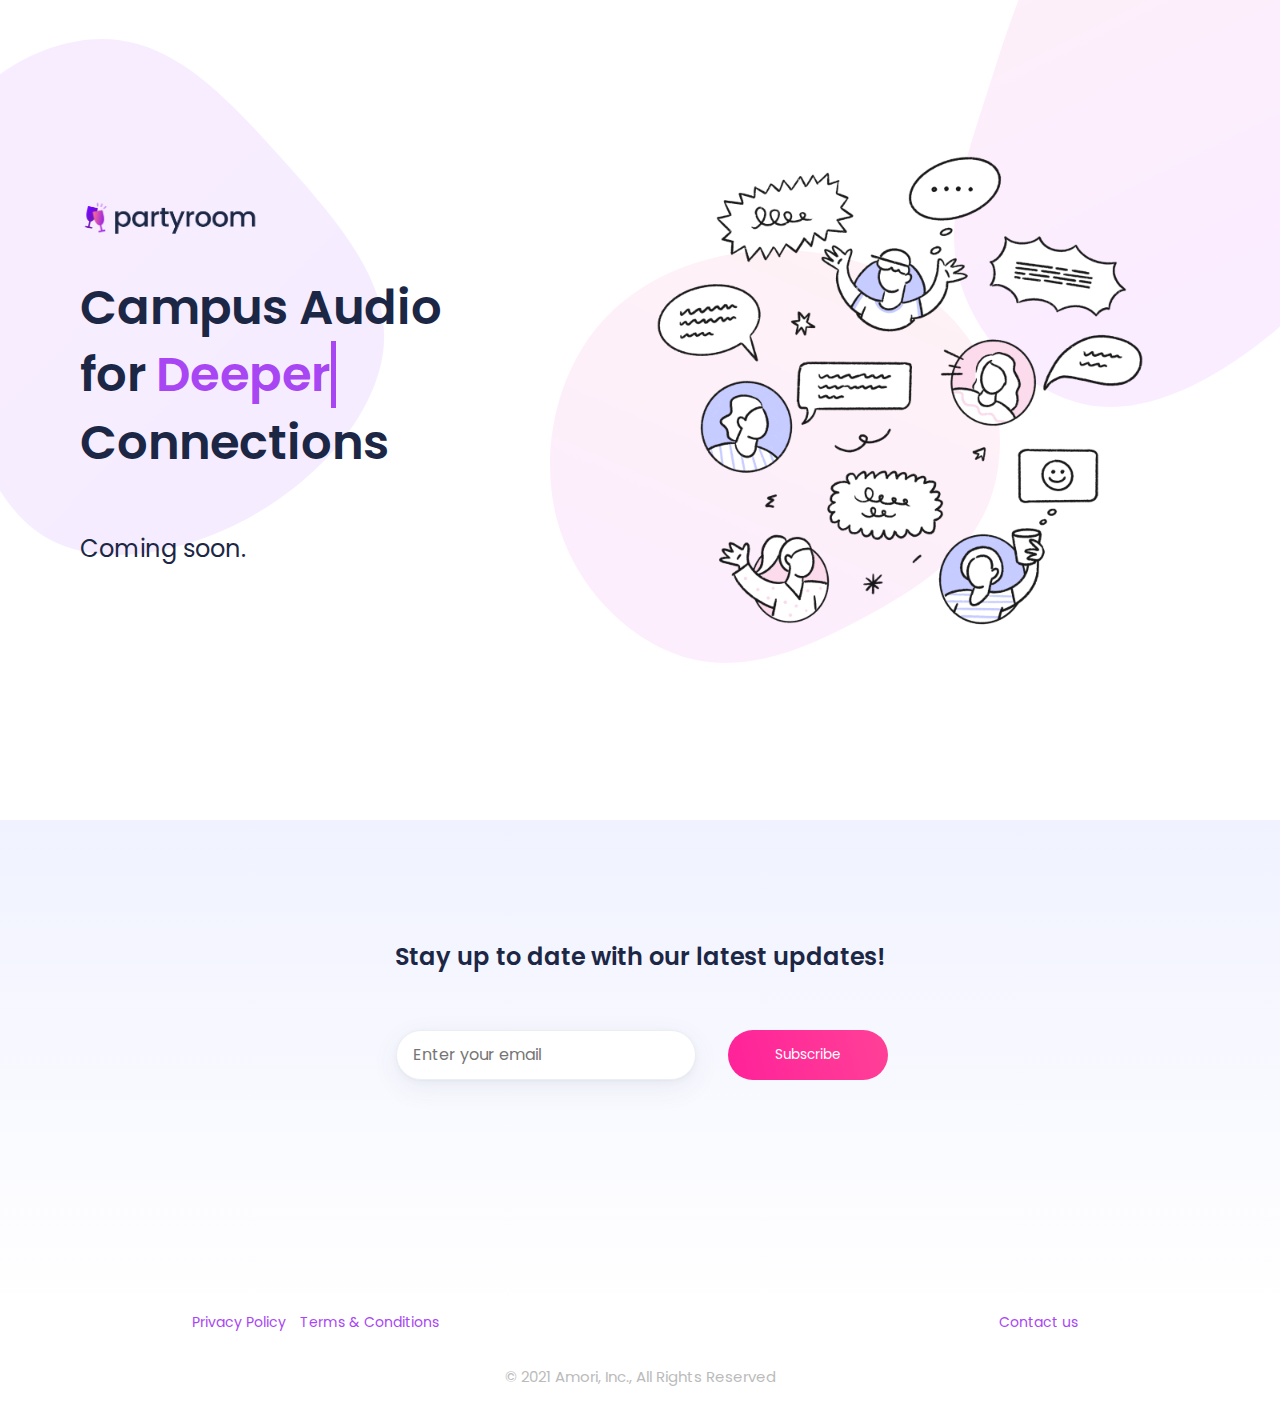
<file: index.html>
<!DOCTYPE html>
<html lang="en">

<head>
    <meta charset="UTF-8">
    <meta name="viewport" content="width=device-width, minimum-scale=1.0">

    <title>Partyroom &#124; Campus Audio Chat</title>
    <meta name="keywords" content="Dating, app, clubhouse, audio, relationships, college, campus, blind date, date">
    <meta name="description"
        content="The first hyperlocal audio platform for your college campus." />

    <meta name="image" property="og:image" content="img/opengraph.png">

    <meta name="viewport" content="width=device-width, initial-scale=1, shrink-to-fit=no">

    <!-- favicon -->
    <link rel="apple-touch-icon" sizes="180x180" href="/apple-touch-icon.png">
    <link rel="icon" type="image/png" sizes="32x32" href="/favicon-32x32.png">
    <link rel="icon" type="image/png" sizes="16x16" href="/favicon-16x16.png">
    <link rel="manifest" href="/site.webmanifest">
    <link rel="mask-icon" href="/safari-pinned-tab.svg" color="#5bbad5">
    <meta name="msapplication-TileColor" content="#9f00a7">
    <meta name="theme-color" content="#ffffff">

    <!-- font -->
    <link rel="preconnect" href="https://fonts.gstatic.com">
    <link href="https://fonts.googleapis.com/css2?family=Poppins:wght@400;500;600&display=swap" rel="stylesheet">
    <link rel="stylesheet" href="icofont/icofont.min.css">

    <!-- fa -->
    <link href="css/all.css" rel="stylesheet">
    <!--load all styles -->

    <!-- bootstrap -->

    <link rel="stylesheet" href="https://stackpath.bootstrapcdn.com/bootstrap/4.3.1/css/bootstrap.min.css"
        integrity="sha384-ggOyR0iXCbMQv3Xipma34MD+dH/1fQ784/j6cY/iJTQUOhcWr7x9JvoRxT2MZw1T" crossorigin="anonymous">

    <!-- css -->
    <link rel="stylesheet" type="text/css" href="css/style.css">
</head>

<body>

    <div class="main-container">

        <div class="blob-container">

            <div class="blobs">
                <img id="blob1" src="img/blob1.svg">
                <img id="blob2" src="img/blob2.svg">
                <img id="blob3" src="img/blob3.svg">
            </div>
        </div>

        
        <div class="main-content">

            <div id="header">

                <div id="header_text">
                    <img id="logo" src="img/logo2.png">
                    <h1>Campus Audio<br>for<span class="highlight"></span><br>Connections</h1>
                    <h3 id="coming_soon">Coming soon.</h3>
                </div>

                <div class="header-img-section">
                    <img class="header-img" src="img/mingle_transparent.png">
                </div>


            </div> <!-- end of header section-->


            <!-- testimonials section -->

            <!-- end of testimonial section-->
        </div> <!-- end of content wrap -->
        <!-- <div id="testimonials">
            <h2>Testimonials</h2>

            <div id="testimonial-grid">
                <div class="testimonial-cell">
                    <img src="img/jill.png">
                    <p class="testimonial-name">
                        Jill, 25
                    </p>
                    <p class="testimonial-desc">
                        Amori is perfect for when you're lonely and looking for a real friend. I was shocked by how connected I felt
                        to my matches and how quickly we were able to get to deeper conversations.
                    </p>

                </div>

                <div class="testimonial-cell">
                    <img src="img/paul.png">
                    <p class="testimonial-name">
                        Paul, 24
                    </p>
                    <p class="testimonial-desc">
                        I use Amori for dating. On other apps, you match and start chatting, but there’s
                        usually just no connection. Amori’s matchmaking is much more accurate and makes getting to know
                        each other really fun.
                    </p>

                </div>

                <div class="testimonial-cell">
                    <img src="img/marie.png">
                    <p class="testimonial-name">
                        Marie, 35
                    </p>
                    <p class="testimonial-desc">
                        I love the mystery of Amori - getting a match, knowing that I said I wanted to talk to them, but not knowing
                        who they are. It makes the experience exciting, like a game.
                    </p>
                </div>
            </div>
        </div> -->

        <!-- Begin Mailchimp Signup Form -->
        <div id="mail">
            <div id="mc_embed_signup">
                <form
                    action="https://github.us18.list-manage.com/subscribe/post?u=35dc4ba0af9916cdee4f993c3&amp;id=3b562cc4a3"
                    method="post" id="mc-embedded-subscribe-form" name="mc-embedded-subscribe-form" class="validate"
                    target="_blank" novalidate>
                    <div id="mc_embed_signup_scroll">

                        <h3>Stay up to date with our latest updates!</h3>

                        <div id='sub-grid'>
                            <div class="mc-field-group">

                                <label for="mce-EMAIL"></label>
                                <input type="email" value="" name="EMAIL" class="required email" id="mce-EMAIL"
                                    placeholder="Enter your email">

                                <div id="mce-responses">
                                    <div class="response" id="mce-error-response" style="display:none"></div>
                                    <div class="response" id="mce-success-response" style="display:none"></div>
                                </div>

                                <div style="position: absolute; left: -5000px;" aria-hidden="true">
                                    <input type="text" name="b_35dc4ba0af9916cdee4f993c3_3b562cc4a3" tabindex="-1"
                                        value="">
                                </div>


                            </div>
                            <input type="submit" value="Subscribe" name="subscribe" id="mc-embedded-subscribe"
                                class="button">
                        </div>

                    </div>
                </form>
            </div>
        </div> <!-- end of mail -->




        <!-- footer-->
        <footer id="footer-links">

            <div class="footer-left">
                <a href="privacy.html" id="privacy">Privacy Policy</a>
                <a href="terms.html" id="terms">Terms &amp; Conditions</a>
            </div>

            <div class="footer-right">

                <a href="contact.html" id="contact">Contact us</a>
            </div>

        </footer>


        <footer id="copyright">
            <p>&copy; 2021 Amori, Inc., All Rights Reserved</p>

        </footer> <!-- end of footer-->


    </div> <!-- end of main container -->

    <!-- bootstrap -->
    <script src="https://code.jquery.com/jquery-3.3.1.slim.min.js"
        integrity="sha384-q8i/X+965DzO0rT7abK41JStQIAqVgRVzpbzo5smXKp4YfRvH+8abtTE1Pi6jizo"
        crossorigin="anonymous"></script>
    <script src="https://cdnjs.cloudflare.com/ajax/libs/popper.js/1.14.7/umd/popper.min.js"
        integrity="sha384-UO2eT0CpHqdSJQ6hJty5KVphtPhzWj9WO1clHTMGa3JDZwrnQq4sF86dIHNDz0W1"
        crossorigin="anonymous"></script>
    <script src="https://stackpath.bootstrapcdn.com/bootstrap/4.3.1/js/bootstrap.min.js"
        integrity="sha384-JjSmVgyd0p3pXB1rRibZUAYoIIy6OrQ6VrjIEaFf/nJGzIxFDsf4x0xIM+B07jRM"
        crossorigin="anonymous"></script>
</body>

</html>
</file>
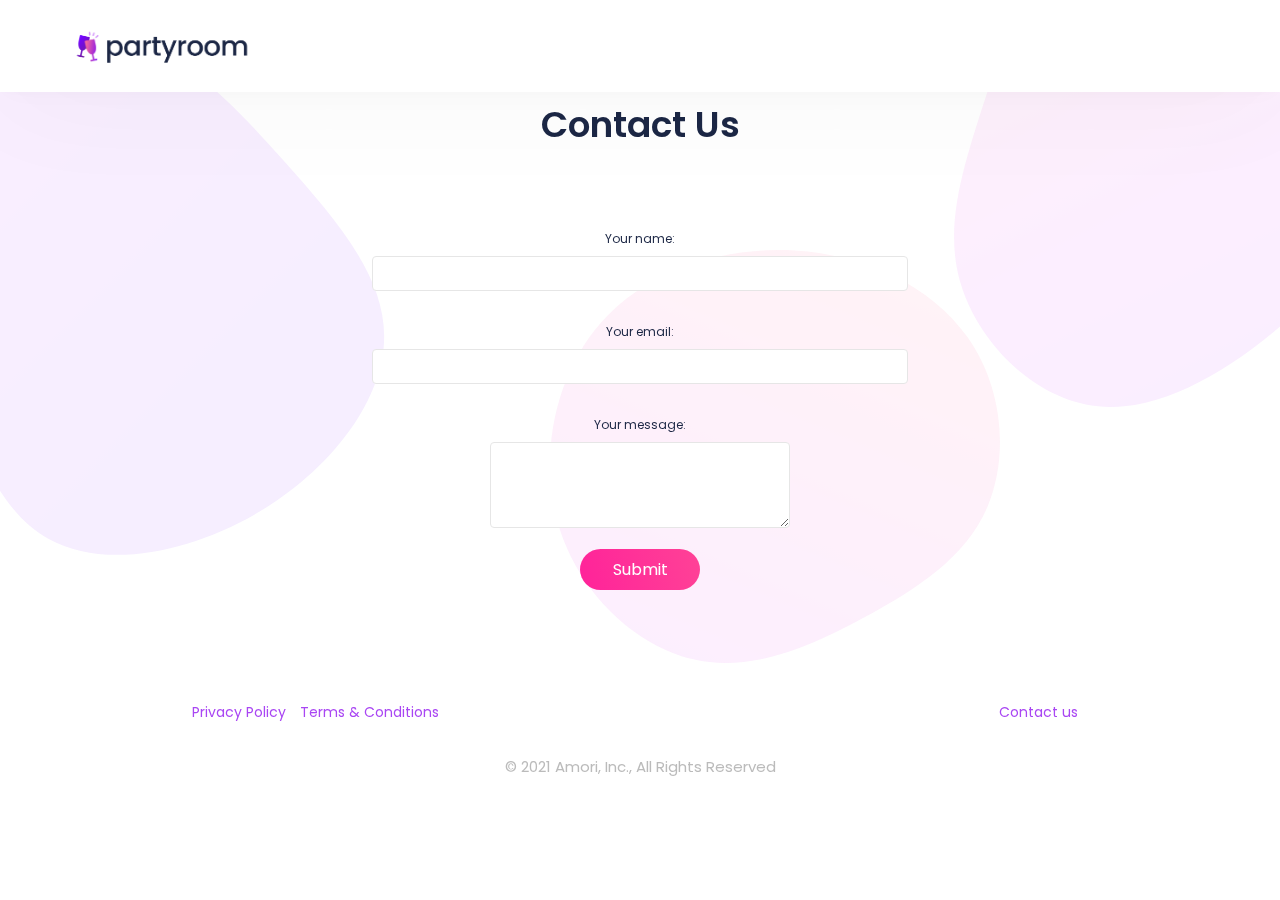
<file: contact.html>
<!DOCTYPE html>
<html lang="en">

<head>
    <meta charset="UTF-8">
    <meta name="viewport" content="width=device-width, minimum-scale=1.0">

    <title>Partyroom &#124; Campus Audio Chat</title>
    <meta name="keywords" content="Dating, app, clubhouse, audio, relationships, college, campus, blind date, date">
    <meta name="description"
        content="The first hyperlocal audio platform for your college campus." />

    <meta name="image" property="og:image" content="img/opengraph.png">

    <meta name="viewport" content="width=device-width, initial-scale=1, shrink-to-fit=no">

    <!-- favicon -->
    <link rel="apple-touch-icon" sizes="180x180" href="/apple-touch-icon.png">
    <link rel="icon" type="image/png" sizes="32x32" href="/favicon-32x32.png">
    <link rel="icon" type="image/png" sizes="16x16" href="/favicon-16x16.png">
    <link rel="manifest" href="/site.webmanifest">
    <link rel="mask-icon" href="/safari-pinned-tab.svg" color="#5bbad5">
    <meta name="msapplication-TileColor" content="#9f00a7">
    <meta name="theme-color" content="#ffffff">

    <!-- font -->
    <link rel="preconnect" href="https://fonts.gstatic.com">
    <link href="https://fonts.googleapis.com/css2?family=Poppins:wght@400;500;600&display=swap" rel="stylesheet">
    <link rel="stylesheet" href="icofont/icofont.min.css">

    <!-- fa -->
    <link href="css/all.css" rel="stylesheet">
    <!--load all styles -->

    <!-- bootstrap -->

    <link rel="stylesheet" href="https://stackpath.bootstrapcdn.com/bootstrap/4.3.1/css/bootstrap.min.css"
        integrity="sha384-ggOyR0iXCbMQv3Xipma34MD+dH/1fQ784/j6cY/iJTQUOhcWr7x9JvoRxT2MZw1T" crossorigin="anonymous">

    <!-- css -->
    <link rel="stylesheet" type="text/css" href="css/style.css">
</head>

<body>

    <div class="main-container">

        <div class="blob-container">

            <div class="blobs">
                <img id="blob1" src="img/blob1.svg">
                <img id="blob2" src="img/blob2.svg">
                <img id="blob3" src="img/blob3.svg">
            </div>
        </div>

        <div class="main-content">

            <!-- nav bar -->
            <nav id="menu" class="navbar fixed-top navbar-expand-lg navbar-light">
                <a class="navbar-brand" href="index.html">
                    <img src="img/logo2.png" width="180" class="d-inline-block align-top" alt="">
                </a>
            </nav>
            <!-- end of nav bar -->


            <form action="https://formspree.io/xyynzwwd" method="POST">
                <h2>Contact Us</h2>
                <input type="hidden" name="action" value="submit"> Your name:
                <br>
                <input name="name" type="text" value="" size="35" />
                <br> Your email:
                <br>
                <input name="email" type="text" value="" size="35" />
                <br> Your message:
                <br>
                <textarea name="message" rows="4" cols="30"></textarea>
                <br>

                <input class="submit-button" type="submit" />

            </form>




        </div> <!-- end of content wrap -->




        <!-- footer-->
        <footer id="footer-links">

            <div class="footer-left"><a href="privacy.html" id="privacy">Privacy Policy</a>
                <a href="terms.html" id="terms">Terms &amp; Conditions</a>
            </div>
            <div class="footer-right">
                <a href="contact.html" id="contact">Contact us</a>
            </div>
        </footer>
        <footer id="copyright">
            <p>&copy; 2021 Amori, Inc., All Rights Reserved</p>

        </footer> <!-- end of footer-->


    </div> <!-- end of main container -->


    <!-- bootstrap -->
    <script src="https://code.jquery.com/jquery-3.3.1.slim.min.js"
        integrity="sha384-q8i/X+965DzO0rT7abK41JStQIAqVgRVzpbzo5smXKp4YfRvH+8abtTE1Pi6jizo"
        crossorigin="anonymous"></script>
    <script src="https://cdnjs.cloudflare.com/ajax/libs/popper.js/1.14.7/umd/popper.min.js"
        integrity="sha384-UO2eT0CpHqdSJQ6hJty5KVphtPhzWj9WO1clHTMGa3JDZwrnQq4sF86dIHNDz0W1"
        crossorigin="anonymous"></script>
    <script src="https://stackpath.bootstrapcdn.com/bootstrap/4.3.1/js/bootstrap.min.js"
        integrity="sha384-JjSmVgyd0p3pXB1rRibZUAYoIIy6OrQ6VrjIEaFf/nJGzIxFDsf4x0xIM+B07jRM"
        crossorigin="anonymous"></script>
</body>

</html>
</file>
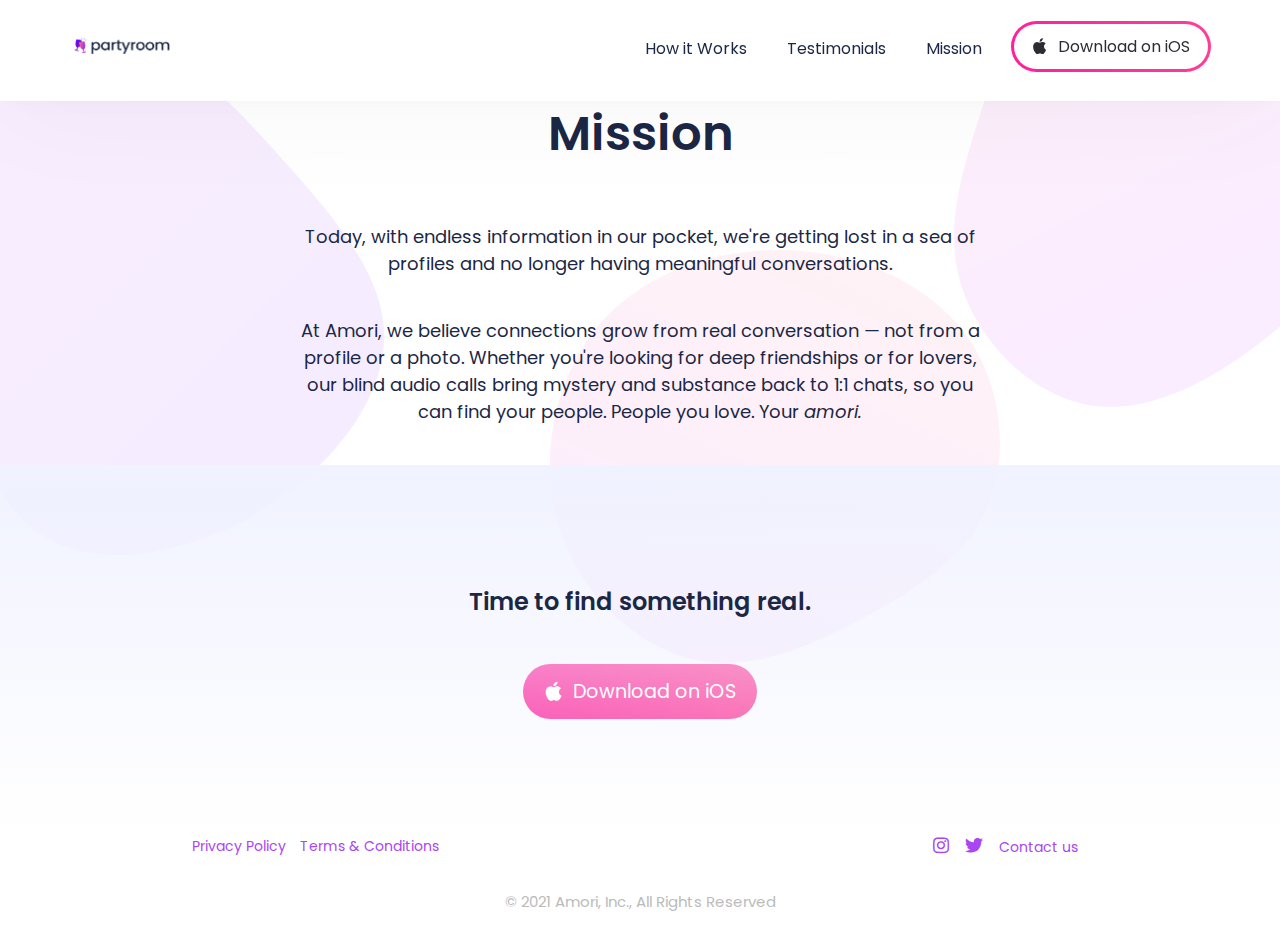
<file: mission.html>
<!DOCTYPE html>
<html lang="en">

<head>
    <meta charset="UTF-8">
    <meta name="viewport" content="width=device-width, minimum-scale=1.0">

    <title>Amori &#124; 1:1 Audio Chat for Friends &amp; Dating</title>
    <meta name="keywords" content="Dating, app, relationships, chat, 1:1, friends, calls, blind date, love, date">
    <meta name="description"
        content="Amori is a blind dating experiment to help you form genuine romantic connections." />

    <meta name="image" property="og:image" content="img/opengraph.png">

    <meta name="viewport" content="width=device-width, initial-scale=1, shrink-to-fit=no">

    <!-- favicon -->
    <link rel="apple-touch-icon" sizes="180x180" href="/apple-touch-icon.png">
    <link rel="icon" type="image/png" sizes="32x32" href="/favicon-32x32.png">
    <link rel="icon" type="image/png" sizes="16x16" href="/favicon-16x16.png">
    <link rel="manifest" href="/site.webmanifest">
    <link rel="mask-icon" href="/safari-pinned-tab.svg" color="#5bbad5">
    <meta name="msapplication-TileColor" content="#9f00a7">
    <meta name="theme-color" content="#ffffff">

    <!-- font -->
    <link rel="preconnect" href="https://fonts.gstatic.com">
    <link href="https://fonts.googleapis.com/css2?family=Poppins:wght@400;500;600&display=swap" rel="stylesheet">
    <link rel="stylesheet" href="icofont/icofont.min.css">

    <!-- fa -->
    <link href="css/all.css" rel="stylesheet">
    <!--load all styles -->

    <!-- bootstrap -->

    <link rel="stylesheet" href="https://stackpath.bootstrapcdn.com/bootstrap/4.3.1/css/bootstrap.min.css"
        integrity="sha384-ggOyR0iXCbMQv3Xipma34MD+dH/1fQ784/j6cY/iJTQUOhcWr7x9JvoRxT2MZw1T" crossorigin="anonymous">

    <!-- css -->
    <link rel="stylesheet" type="text/css" href="css/style.css">
</head>

<body>

    <div class="main-container">

        <div class="blob-container">

            <div class="blobs">
                <img id="blob1" src="img/blob1.svg">
                <img id="blob2" src="img/blob2.svg">
                <img id="blob3" src="img/blob3.svg">
            </div>
        </div>

        <div class="main-content">

            <!-- nav bar -->
            <nav id="menu" class="navbar fixed-top navbar-expand-md navbar-light">
                <a class="navbar-brand" href="../index.html">
                    <img src="img/logo2.png" width="100" class="d-inline-block align-top" alt="">
                </a>
                <button id="nav-hamburger" class="navbar-toggler" type="button" data-toggle="collapse"
                    data-target="#navbarNav" aria-controls="navbarNav" aria-expanded="false"
                    aria-label="Toggle navigation">
                    <span class="navbar-toggler-icon"></span>
                </button>
                <div class="collapse navbar-collapse " id="navbarNav">
                    <ul class="navbar-nav ml-auto">
                        <li class="nav-item">
                            <a class="nav-link" href="../#how">How it Works</a>
                        </li>

                        <li class="nav-item">
                            <a class="nav-link" href="../#testimonials">Testimonials</a>
                        </li>

                        <li class="nav-item">
                            <a class="nav-link" href="mission.html">Mission</a>
                        </li>


                        <li class="download">
                            <a href="https://apps.apple.com/us/app/amori-blind-audio-calls/id1552334356" class="app-link">
                                <div class="app-store">
                                    <p class="app-store-content">Download&nbsp;on&nbsp;iOS
                                    </p>

                                </div>
                            </a>
                        </li>

                    </ul>
                </div>
            </nav>
            <!-- end of nav bar -->

            <div id="mission-header">
                <h1>Mission</h1>
                <p>
                    Today, with endless information in our pocket, we're getting lost in a sea of profiles and no longer
                    having meaningful conversations.
                </p>
                <p>
                    At Amori, we believe connections grow from real conversation &mdash; not from a profile or a photo. Whether you're looking for deep friendships or for lovers, our
                    blind
                    audio calls bring mystery and substance back to 1:1 chats, so you can find your people. People you love. Your <span class="italic">amori.</span>
                </p>


            </div> <!-- end of header section-->

        </div> <!-- end of content wrap -->

        <!-- Begin Mailchimp Signup Form -->
        <div id="mission">


            <h3>Time to find something real.</h3>

            <div class="mission-download">
                <a href="https://apps.apple.com/us/app/amori-blind-audio-calls/id1552334356" class="app-link1">
                    <div class="app-store1">
                        <p class="app-store-content1">Download on iOS
                        </p>

                    </div>
                </a>
            </div>



        </div> <!-- end of mail -->




        <!-- footer-->
        <footer id="footer-links">

            <div class="footer-left"><a href="privacy.html" id="privacy">Privacy Policy</a>
                <a href="terms.html" id="terms">Terms &amp; Conditions</a>
            </div>
            <div class="footer-right">
                <a href="https://www.instagram.com/amoridating/" target="_blank">
                    <i class="fab fa-instagram"></i>
                </a>
                <a href="https://twitter.com/amoridating" target="_blank">
                    <i class="fab fa-twitter"></i>
                </a>
                <a href="contact.html" id="contact">Contact us</a>
            </div>
        </footer>
        <footer id="copyright">
            <p>&copy; 2021 Amori, Inc., All Rights Reserved</p>

        </footer> <!-- end of footer-->


    </div> <!-- end of main container -->






    <!-- bootstrap -->
    <script src="https://code.jquery.com/jquery-3.3.1.slim.min.js"
        integrity="sha384-q8i/X+965DzO0rT7abK41JStQIAqVgRVzpbzo5smXKp4YfRvH+8abtTE1Pi6jizo"
        crossorigin="anonymous"></script>
    <script src="https://cdnjs.cloudflare.com/ajax/libs/popper.js/1.14.7/umd/popper.min.js"
        integrity="sha384-UO2eT0CpHqdSJQ6hJty5KVphtPhzWj9WO1clHTMGa3JDZwrnQq4sF86dIHNDz0W1"
        crossorigin="anonymous"></script>
    <script src="https://stackpath.bootstrapcdn.com/bootstrap/4.3.1/js/bootstrap.min.js"
        integrity="sha384-JjSmVgyd0p3pXB1rRibZUAYoIIy6OrQ6VrjIEaFf/nJGzIxFDsf4x0xIM+B07jRM"
        crossorigin="anonymous"></script>
</body>

</html>
</file>
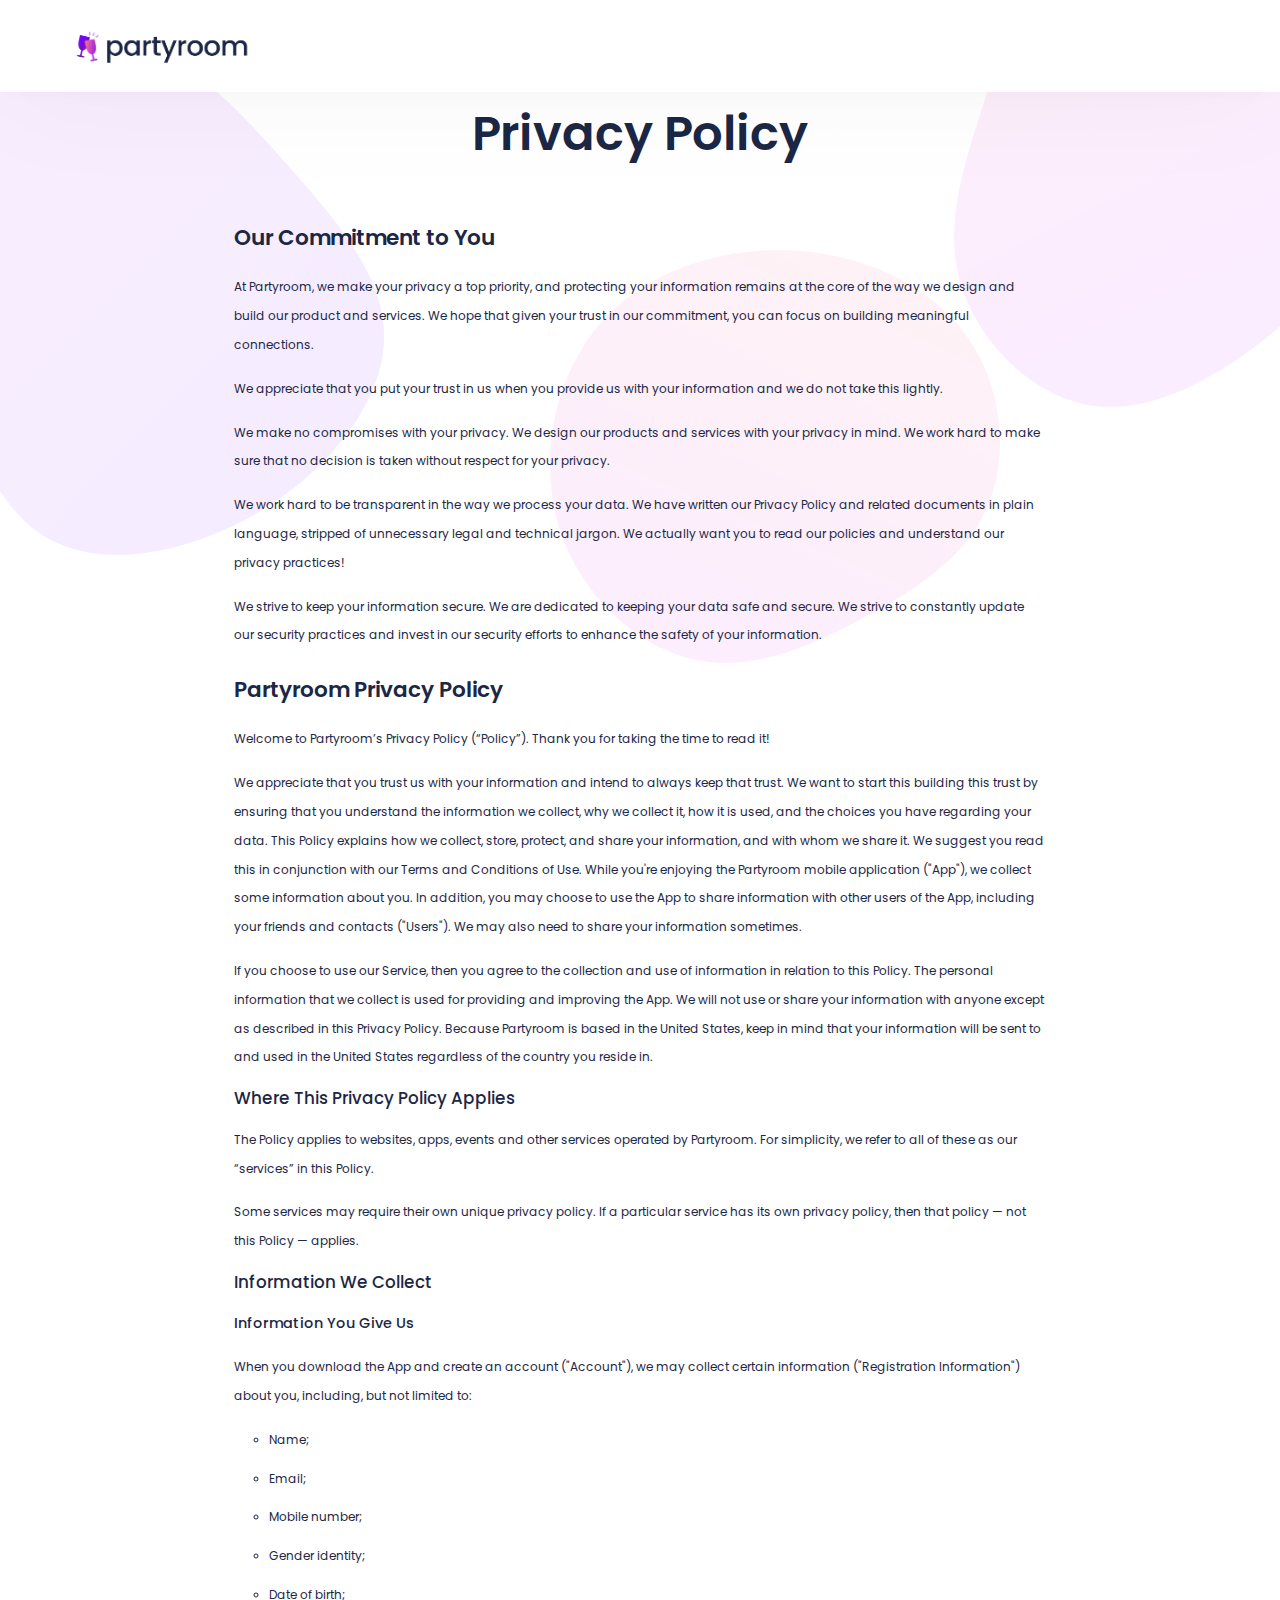
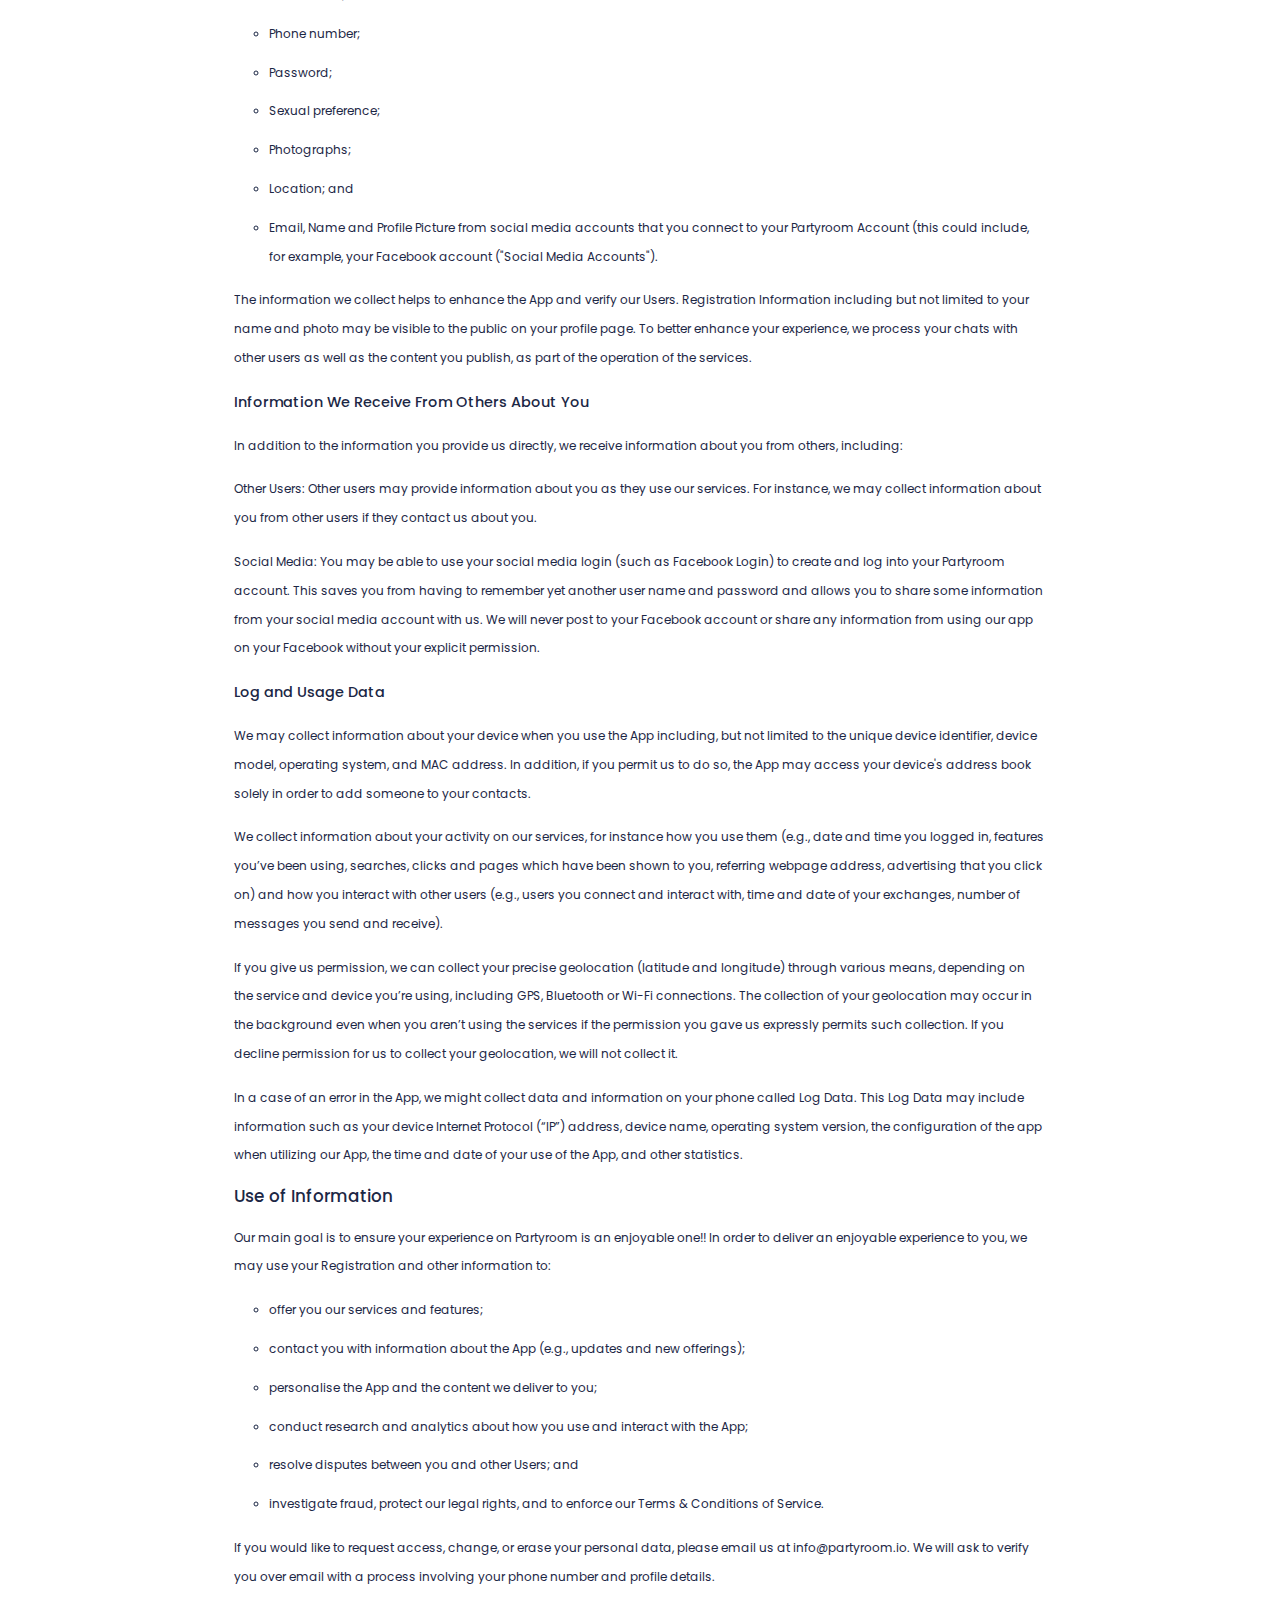
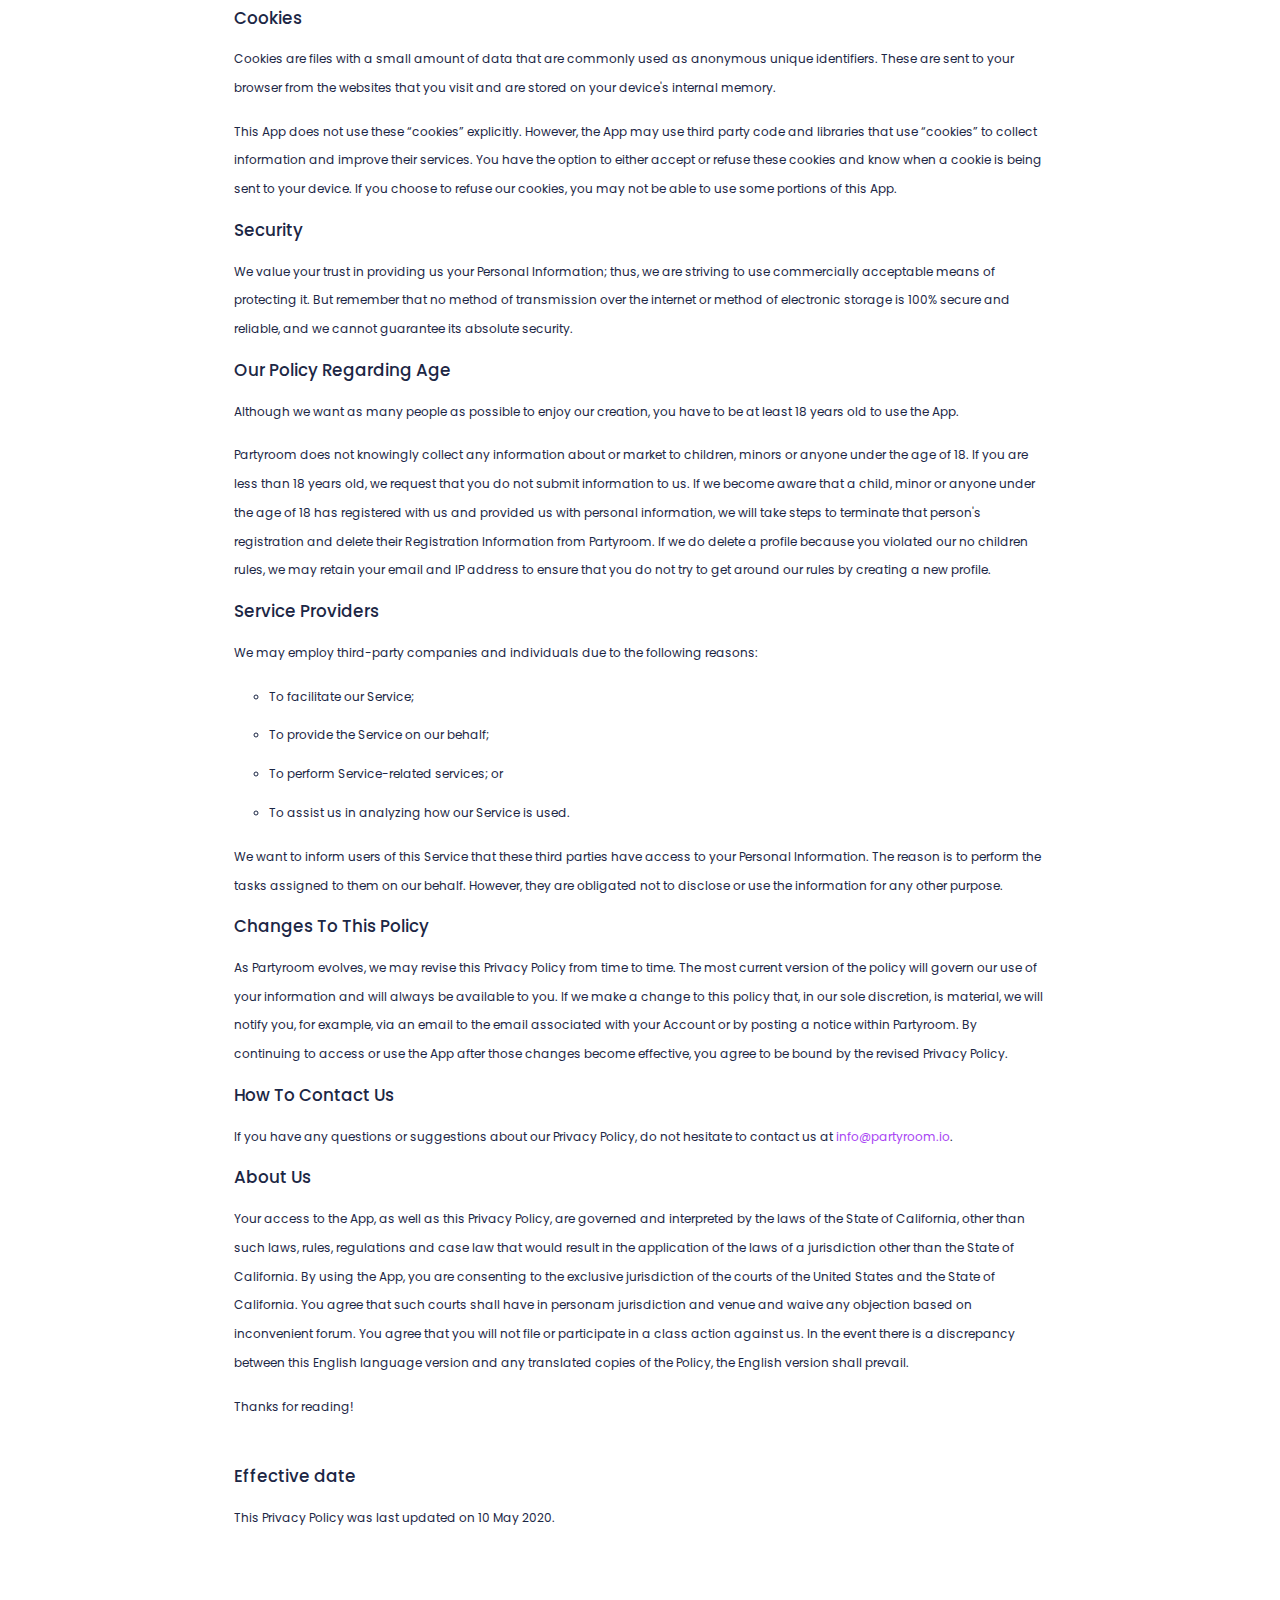
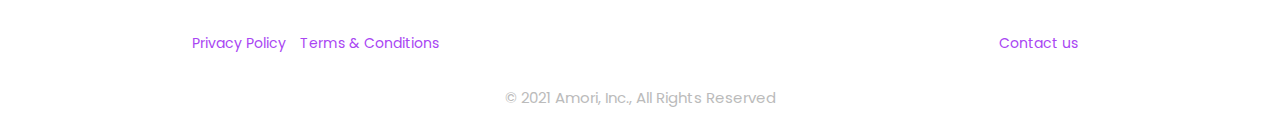
<file: privacy.html>
<!DOCTYPE html>
<html lang="en">

<head>
    <meta charset="UTF-8">
    <meta name="viewport" content="width=device-width, minimum-scale=1.0">

    <title>Partyroom &#124; Campus Audio Chat</title>
    <meta name="keywords" content="Dating, app, clubhouse, audio, relationships, college, campus, blind date, date">
    <meta name="description"
        content="The first hyperlocal audio platform for your college campus." />

    <meta name="image" property="og:image" content="img/opengraph.png">

    <meta name="viewport" content="width=device-width, initial-scale=1, shrink-to-fit=no">

    <!-- favicon -->
    <link rel="apple-touch-icon" sizes="180x180" href="/apple-touch-icon.png">
    <link rel="icon" type="image/png" sizes="32x32" href="/favicon-32x32.png">
    <link rel="icon" type="image/png" sizes="16x16" href="/favicon-16x16.png">
    <link rel="manifest" href="/site.webmanifest">
    <link rel="mask-icon" href="/safari-pinned-tab.svg" color="#5bbad5">
    <meta name="msapplication-TileColor" content="#9f00a7">
    <meta name="theme-color" content="#ffffff">

    <!-- font -->
    <link rel="preconnect" href="https://fonts.gstatic.com">
    <link href="https://fonts.googleapis.com/css2?family=Poppins:wght@400;500;600&display=swap" rel="stylesheet">
    <link rel="stylesheet" href="icofont/icofont.min.css">

    <!-- fa -->
    <link href="css/all.css" rel="stylesheet">
    <!--load all styles -->

    <!-- bootstrap -->

    <link rel="stylesheet" href="https://stackpath.bootstrapcdn.com/bootstrap/4.3.1/css/bootstrap.min.css"
        integrity="sha384-ggOyR0iXCbMQv3Xipma34MD+dH/1fQ784/j6cY/iJTQUOhcWr7x9JvoRxT2MZw1T" crossorigin="anonymous">

    <!-- css -->
    <link rel="stylesheet" type="text/css" href="css/style.css">
</head>

<body>

    <div class="main-container">

        <div class="blob-container">

            <div class="blobs">
                <img id="blob1" src="img/blob1.svg">
                <img id="blob2" src="img/blob2.svg">
                <img id="blob3" src="img/blob3.svg">
            </div>
        </div>

        <div class="main-content">

            <!-- nav bar -->
            <nav id="menu" class="navbar fixed-top navbar-expand-lg navbar-light">
                <a class="navbar-brand" href="index.html">
                    <img src="img/logo2.png" width="180" class="d-inline-block align-top" alt="">
                </a>
            </nav>
            <!-- end of nav bar -->

            <section id="privacy-policy">
                <h1 id="main-header">
                    Privacy Policy
                </h1>
                <h2>Our Commitment to You</h2>
                <p>At Partyroom, we make your privacy a top priority, and protecting your information remains at the core of
                    the way we design and build our product and services. We hope that given your trust in our
                    commitment, you can focus on building meaningful connections.
                </p>
                <p>We appreciate that you put your trust in us when you provide us with your information and we do not
                    take this lightly.</p>
                <p><span class="bold">We make no compromises with your privacy. </span>We design our products and
                    services with your privacy in mind. We work hard to make sure that no decision is taken without
                    respect for your privacy.</p>
                <p><span class="bold">We work hard to be transparent in the way we process your data. </span>We have
                    written our Privacy Policy and related documents in plain language, stripped of unnecessary legal
                    and technical jargon. We actually want you to read our policies and understand our privacy
                    practices!
                </p>
                <p><span class="bold">We strive to keep your information secure. </span>We are dedicated to keeping your
                    data safe and secure. We strive to constantly update our security practices and invest in our
                    security efforts to enhance the safety of your information.</p>
                <h2>Partyroom Privacy Policy</h2>
                <p>Welcome to Partyroom’s Privacy Policy (“Policy”). Thank you for taking the time to read it! </p>
                <p>We appreciate that you trust us with your information and intend to always keep that trust. We want
                    to start this building this trust by ensuring that you understand the information we collect, why we
                    collect it, how it is used, and the choices you have regarding your data. This Policy explains how
                    we collect, store, protect, and share your information, and with whom we share it. We suggest you
                    read this in conjunction with our Terms and Conditions of Use. While you're enjoying the Partyroom
                    mobile application ("App"), we collect some information about you. In addition, you may choose to
                    use the App to share information with other users of the App, including your friends and contacts
                    ("Users"). We may also need to share your information sometimes.</p>
                <p>If you choose to use our Service, then you agree to the collection and use of information in relation
                    to this Policy. The personal information that we collect is used for providing and improving the
                    App. We will not use or share your information with anyone except as described in this Privacy
                    Policy. Because Partyroom is based in the United States, keep in mind that your information will be sent
                    to and used in the United States regardless of the country you reside in.
                </p>
                <h3>Where This Privacy Policy Applies</h3>
                <p>The Policy applies to websites, apps, events and other services operated by Partyroom. For simplicity, we
                    refer to all of these as our “services” in this Policy.
                </p>
                <p>Some services may require their own unique privacy policy. If a particular service has its own
                    privacy policy, then that policy — not this Policy — applies.</p>
                <h3>Information We Collect</h3>
                <h4>Information You Give Us</h4>
                <p>When you download the App and create an account ("Account"), we may collect certain information
                    ("Registration Information") about you, including, but not limited to:
                </p>
                <ul>
                    <li>Name;</li>
                    <li>Email;</li>
                    <li>Mobile number;</li>
                    <li>Gender identity;</li>
                    <li>Date of birth;</li>
                    <li>Phone number;</li>
                    <li>Password;</li>
                    <li>Sexual preference;</li>
                    <li>Photographs;</li>
                    <li>Location; and</li>
                    <li>Email, Name and Profile Picture from social media accounts that you connect to your Partyroom
                        Account (this could include, for example, your Facebook account ("Social Media Accounts").</li>
                </ul>
                <p>The information we collect helps to enhance the App and verify our Users. Registration Information
                    including but not limited to your name and photo may be visible to the public on your profile page.
                    To better enhance your experience, we process your chats with other users as well as the content you
                    publish, as part of the operation of the services.
                </p>
                <h4>Information We Receive From Others About You</h4>
                <p>In addition to the information you provide us directly, we receive information about you from others,
                    including:</p>
                <p><span class="bold">Other Users: </span>Other users may provide information about you as they use our
                    services. For instance, we may collect information about you from other users if they contact us
                    about you.</p>
                <p><span class="bold">Social Media: </span>You may be able to use your social media login (such as
                    Facebook Login) to create and log into your Partyroom account. This saves you from having to remember
                    yet another user name and password and allows you to share some information from your social media
                    account with us. We will never post to your Facebook account or share any information from using our
                    app on your Facebook without your explicit permission.
                </p>
                <h4>Log and Usage Data</h4>
                <p>We may collect information about your device when you use the App including, but not limited to the
                    unique device identifier, device model, operating system, and MAC address. In addition, if you
                    permit us to do so, the App may access your device's address book solely in order to add someone to
                    your contacts.</p>
                <p>We collect information about your activity on our services, for instance how you use them (e.g., date
                    and time you logged in, features you’ve been using, searches, clicks and pages which have been shown
                    to you, referring webpage address, advertising that you click on) and how you interact with other
                    users (e.g., users you connect and interact with, time and date of your exchanges, number of
                    messages you send and receive).</p>
                <p>If you give us permission, we can collect your precise geolocation (latitude and longitude) through
                    various means, depending on the service and device you’re using, including GPS, Bluetooth or Wi-Fi
                    connections. The collection of your geolocation may occur in the background even when you aren’t
                    using the services if the permission you gave us expressly permits such collection. If you decline
                    permission for us to collect your geolocation, we will not collect it.
                </p>
                <p>In a case of an error in the App, we might collect data and information on your phone called Log
                    Data. This Log Data may include information such as your device Internet Protocol (“IP”) address,
                    device name, operating system version, the configuration of the app when utilizing our App, the time
                    and date of your use of the App, and other statistics.</p>
                <h3>Use of Information</h3>
                <p>Our main goal is to ensure your experience on Partyroom is an enjoyable one!! In order to deliver an
                    enjoyable experience to you, we may use your Registration and other information to:
                </p>
                <ul>
                    <li>offer you our services and features;</li>
                    <li>contact you with information about the App (e.g., updates and new offerings);</li>
                    <li>personalise the App and the content we deliver to you;
                    </li>
                    <li>conduct research and analytics about how you use and interact with the App;</li>
                    <li>resolve disputes between you and other Users; and
                    </li>
                    <li>investigate fraud, protect our legal rights, and to enforce our Terms &amp; Conditions of
                        Service.</li>
                </ul>
                <p> If you would like to request access, change, or erase your personal data, please email us at
                    info@partyroom.io. We will ask to verify you over email with a process involving your phone
                    number and profile details.</p>
                <h3>Cookies</h3>
                <p>Cookies are files with a small amount of data that are commonly used as anonymous unique identifiers.
                    These are sent to your browser from the websites that you visit and are stored on your device's
                    internal memory.
                </p>
                <p>This App does not use these “cookies” explicitly. However, the App may use third party code and
                    libraries that use “cookies” to collect information and improve their services. You have the option
                    to either accept or refuse these cookies and know when a cookie is being sent to your device. If you
                    choose to refuse our cookies, you may not be able to use some portions of this App.</p>
                <h3>Security</h3>
                <p>We value your trust in providing us your Personal Information; thus, we are striving to use
                    commercially acceptable means of protecting it. But remember that no method of transmission over the
                    internet or method of electronic storage is 100% secure and reliable, and we cannot guarantee its
                    absolute security.
                </p>
                <h3>Our Policy Regarding Age</h3>
                <p>Although we want as many people as possible to enjoy our creation, you have to be at least 18 years
                    old to use the App.</p>
                <p>Partyroom does not knowingly collect any information about or market to children, minors or anyone under
                    the age of 18. If you are less than 18 years old, we request that you do not submit information to
                    us. If we become aware that a child, minor or anyone under the age of 18 has registered with us and
                    provided us with personal information, we will take steps to terminate that person's registration
                    and delete their Registration Information from Partyroom. If we do delete a profile because you violated
                    our no children rules, we may retain your email and IP address to ensure that you do not try to get
                    around our rules by creating a new profile.
                </p>
                <h3>Service Providers</h3>
                <p>We may employ third-party companies and individuals due to the following reasons:
                </p>
                <ul>
                    <li>To facilitate our Service;</li>
                    <li>To provide the Service on our behalf;</li>
                    <li>To perform Service-related services; or
                    </li>
                    <li>To assist us in analyzing how our Service is used.</li>
                </ul>
                <p>We want to inform users of this Service that these third parties have access to your Personal
                    Information. The reason is to perform the tasks assigned to them on our behalf. However, they are
                    obligated not to disclose or use the information for any other purpose.</p>
                <h3>Changes To This Policy</h3>
                <p>As Partyroom evolves, we may revise this Privacy Policy from time to time. The most current version of
                    the policy will govern our use of your information and will always be available to you. If we make a
                    change to this policy that, in our sole discretion, is material, we will notify you, for example,
                    via an email to the email associated with your Account or by posting a notice within Partyroom. By
                    continuing to access or use the App after those changes become effective, you agree to be bound by
                    the revised Privacy Policy.</p>
                <h3>How To Contact Us</h3>
                <p>If you have any questions or suggestions about our Privacy Policy, do not hesitate to contact us at
                    <a href="mailto:info@partyroom.io">info@partyroom.io</a>.
                </p>
                <h3>About Us</h3>
                <p>Your access to the App, as well as this Privacy Policy, are governed and interpreted by the laws of
                    the State of California, other than such laws, rules, regulations and case law that would result in
                    the application of the laws of a jurisdiction other than the State of California. By using the App,
                    you are consenting to the exclusive jurisdiction of the courts of the United States and the State of
                    California. You agree that such courts shall have in personam jurisdiction and venue and waive any
                    objection based on inconvenient forum. You agree that you will not file or participate in a class
                    action against us. In the event there is a discrepancy between this English language version and any
                    translated copies of the Policy, the English version shall prevail.</p>
                <p>Thanks for reading!</p>
                <br>
                <h3 class="bold">Effective date</h3>
                <p>This Privacy Policy was last updated on 10 May 2020.</p>


            </section>


 

        </div>
        <div id="bottom-section">
            <!-- footer-->
            <footer id="footer-links">

            <div class="footer-left">
                <a href="privacy.html" id="privacy">Privacy Policy</a>
                <a href="terms.html" id="terms">Terms &amp; Conditions</a>
            </div>

            <div class="footer-right">
                <a href="contact.html" id="contact">Contact us</a>
            </div>

            </footer>
            
            <footer id="copyright">
                <p>&copy; 2021 Amori, Inc., All Rights Reserved</p>
            </footer>
        </div>
        <script>
            /* don't touch this */

        </script>
    </div>
</body>



</html>
</file>
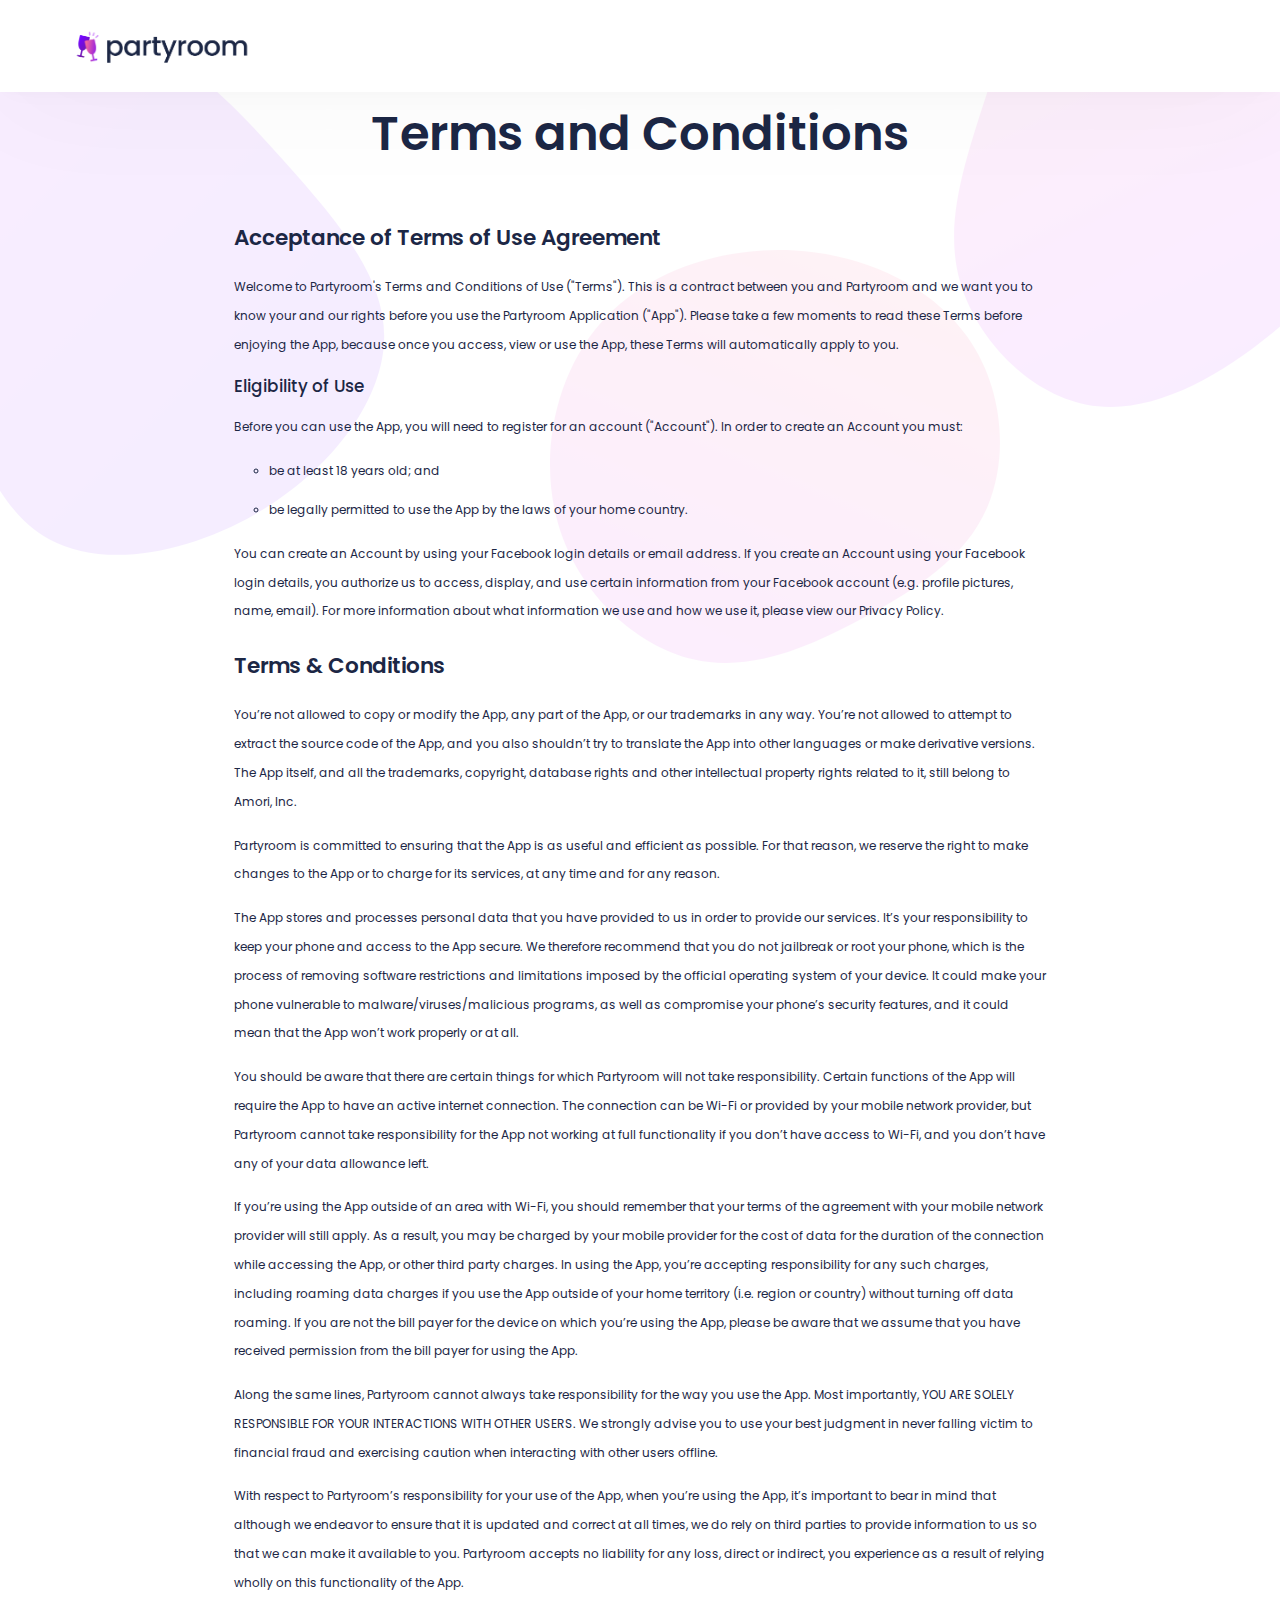
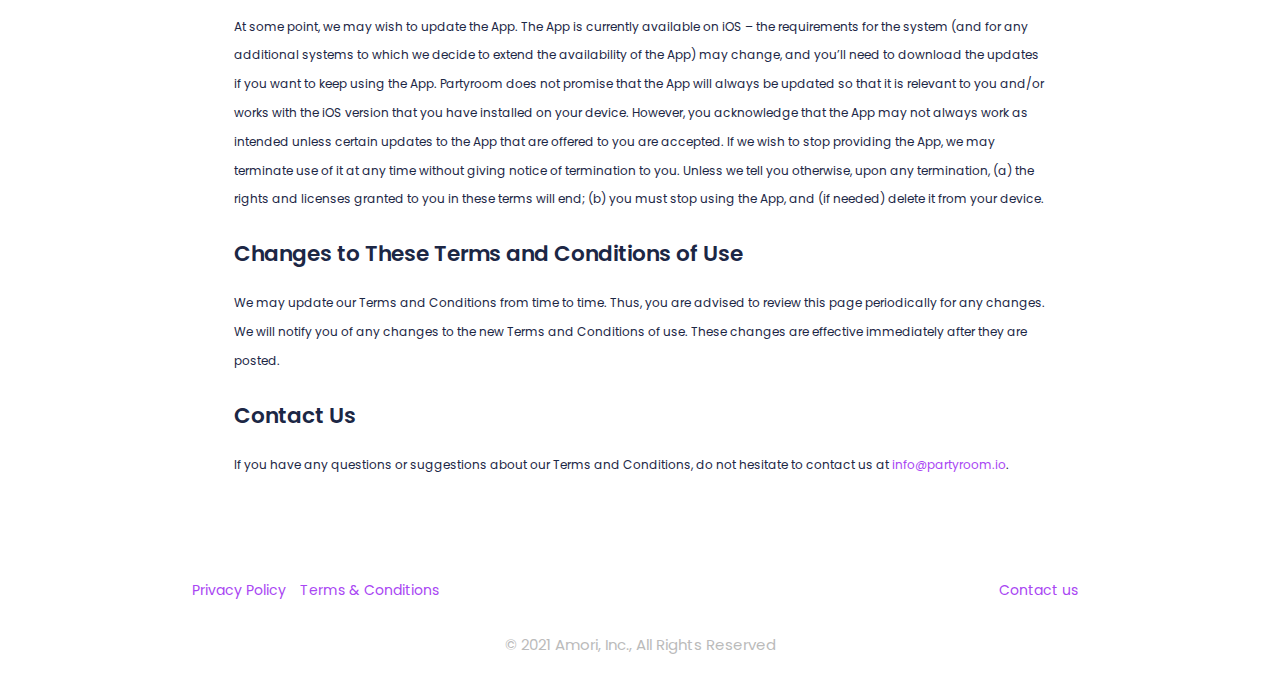
<file: terms.html>
<!DOCTYPE html>
<html lang="en">

<head>
    <meta charset="UTF-8">
    <meta name="viewport" content="width=device-width, minimum-scale=1.0">

    <title>Partyroom &#124; Campus Audio Chat</title>
    <meta name="keywords" content="Dating, app, clubhouse, audio, relationships, college, campus, blind date, date">
    <meta name="description"
        content="The first hyperlocal audio platform for your college campus." />

    <meta name="image" property="og:image" content="img/opengraph.png">

    <meta name="viewport" content="width=device-width, initial-scale=1, shrink-to-fit=no">

    <!-- favicon -->
    <link rel="apple-touch-icon" sizes="180x180" href="/apple-touch-icon.png">
    <link rel="icon" type="image/png" sizes="32x32" href="/favicon-32x32.png">
    <link rel="icon" type="image/png" sizes="16x16" href="/favicon-16x16.png">
    <link rel="manifest" href="/site.webmanifest">
    <link rel="mask-icon" href="/safari-pinned-tab.svg" color="#5bbad5">
    <meta name="msapplication-TileColor" content="#9f00a7">
    <meta name="theme-color" content="#ffffff">

    <!-- font -->
    <link rel="preconnect" href="https://fonts.gstatic.com">
    <link href="https://fonts.googleapis.com/css2?family=Poppins:wght@400;500;600&display=swap" rel="stylesheet">
    <link rel="stylesheet" href="icofont/icofont.min.css">

    <!-- fa -->
    <link href="css/all.css" rel="stylesheet">
    <!--load all styles -->

    <!-- bootstrap -->

    <link rel="stylesheet" href="https://stackpath.bootstrapcdn.com/bootstrap/4.3.1/css/bootstrap.min.css"
        integrity="sha384-ggOyR0iXCbMQv3Xipma34MD+dH/1fQ784/j6cY/iJTQUOhcWr7x9JvoRxT2MZw1T" crossorigin="anonymous">

    <!-- css -->
    <link rel="stylesheet" type="text/css" href="css/style.css">
</head>

<body>

    <div class="main-container">

        <div class="blob-container">

            <div class="blobs">
                <img id="blob1" src="img/blob1.svg">
                <img id="blob2" src="img/blob2.svg">
                <img id="blob3" src="img/blob3.svg">
            </div>
        </div>

        <div class="main-content">

            <!-- nav bar -->
            <nav id="menu" class="navbar fixed-top navbar-expand-lg navbar-light">
                <a class="navbar-brand" href="index.html">
                    <img src="img/logo2.png" width="180" class="d-inline-block align-top" alt="">
                </a>
            </nav>
            <!-- end of nav bar -->

            <section id="terms-conditions">
                <h1 id="main-header">

                    Terms and Conditions

                </h1>
                <h2>Acceptance of Terms of Use Agreement</h2>
                <p>Welcome to Partyroom's Terms and Conditions of Use ("Terms"). This is a contract between you and
                    Partyroom and we want you to know your and our rights before you use the Partyroom Application ("App").
                    Please take a few moments to read these Terms before enjoying the App, because once you access,
                    view or use the App, these Terms will automatically apply to you.
                </p>
                <h3>Eligibility of Use</h3>
                <p>Before you can use the App, you will need to register for an account ("Account"). In order to
                    create an Account you must:</p>
                <ul>
                    <li>be at least 18 years old; and</li>
                    <li>be legally permitted to use the App by the laws of your home country.</li>
                </ul>
                <p>You can create an Account by using your Facebook login details or email address. If you create an
                    Account using your Facebook login details, you authorize us to access, display, and use certain
                    information from your Facebook account (e.g. profile pictures, name, email). For more
                    information about what information we use and how we use it, please view our Privacy Policy.</p>
                <h2>Terms &amp; Conditions</h2>
                <p>You’re not allowed to copy or modify the App, any part of the App, or our trademarks in any way.
                    You’re not allowed to attempt to extract the source code of the App, and you also shouldn’t try
                    to translate the App into other languages or make derivative versions. The App itself, and all
                    the trademarks, copyright, database rights and other intellectual property rights related to it,
                    still belong to Amori, Inc.
                </p>
                <p>Partyroom is committed to ensuring that the App is as useful and efficient as possible. For that
                    reason, we reserve the right to make changes to the App or to charge for its services, at any
                    time and for any reason.</p>
                <p>The App stores and processes personal data that you have provided to us in order to provide our
                    services. It’s your responsibility to keep your phone and access to the App secure. We therefore
                    recommend that you do not jailbreak or root your phone, which is the process of removing
                    software restrictions and limitations imposed by the official operating system of your device.
                    It could make your phone vulnerable to malware/viruses/malicious programs, as well as compromise
                    your phone’s security features, and it could mean that the App won’t work properly or at all.
                </p>
                <p>You should be aware that there are certain things for which Partyroom will not take responsibility.
                    Certain functions of the App will require the App to have an active internet connection. The
                    connection can be Wi-Fi or provided by your mobile network provider, but Partyroom cannot take
                    responsibility for the App not working at full functionality if you don’t have access to Wi-Fi,
                    and you don’t have any of your data allowance left.
                </p>
                <p>If you’re using the App outside of an area with Wi-Fi, you should remember that your terms of the
                    agreement with your mobile network provider will still apply. As a result, you may be charged by
                    your mobile provider for the cost of data for the duration of the connection while accessing the
                    App, or other third party charges. In using the App, you’re accepting responsibility for any
                    such charges, including roaming data charges if you use the App outside of your home territory
                    (i.e. region or country) without turning off data roaming. If you are not the bill payer for the
                    device on which you’re using the App, please be aware that we assume that you have received
                    permission from the bill payer for using the App.
                </p>
                <p>Along the same lines, Partyroom cannot always take responsibility for the way you use the App. Most
                    importantly, YOU ARE SOLELY RESPONSIBLE FOR YOUR INTERACTIONS WITH OTHER USERS. We strongly
                    advise you to use your best judgment in never falling victim to financial fraud and exercising
                    caution when interacting with other users offline.
                </p>
                <p>With respect to Partyroom’s responsibility for your use of the App, when you’re using the App, it’s
                    important to bear in mind that although we endeavor to ensure that it is updated and correct at
                    all times, we do rely on third parties to provide information to us so that we can make it
                    available to you. Partyroom accepts no liability for any loss, direct or indirect, you experience as
                    a result of relying wholly on this functionality of the App.</p>
                <p>At some point, we may wish to update the App. The App is currently available on iOS – the
                    requirements for the system (and for any additional systems to which we decide to extend the
                    availability of the App) may change, and you’ll need to download the updates if you want to keep
                    using the App. Partyroom does not promise that the App will always be updated so that it is relevant
                    to you and/or works with the iOS version that you have installed on your device. However, you
                    acknowledge that the App may not always work as intended unless certain updates to the App that
                    are offered to you are accepted. If we wish to stop providing the App, we may terminate use of
                    it at any time without giving notice of termination to you. Unless we tell you otherwise, upon
                    any termination, (a) the rights and licenses granted to you in these terms will end; (b) you
                    must stop using the App, and (if needed) delete it from your device.
                </p>
                <h2>Changes to These Terms and Conditions of Use</h2>
                <p>We may update our Terms and Conditions from time to time. Thus, you are advised to review this
                    page periodically for any changes. We will notify you of any changes to the new Terms and
                    Conditions of use. These changes are effective immediately after they are posted.</p>
                <h2>Contact Us</h2>
                <p>If you have any questions or suggestions about our Terms and Conditions, do not hesitate to
                    contact us at <a href="mailto:info@partyroom.io">info@partyroom.io</a>.</p>
            </section>




        </div>
        <div id="bottom-section">
            <footer id="footer-links">

                <div class="footer-left"><a href="privacy.html" id="privacy">Privacy Policy</a>
                    <a href="terms.html" id="terms">Terms &amp; Conditions</a>
                </div>

                <div class="footer-right">
                    <a href="contact.html" id="contact">Contact us</a>
                </div>
            </footer>
            <footer id="copyright">
                <p>&copy; 2021 Amori, Inc., All Rights Reserved</p>
            </footer>
        </div>
        <script>
            /* don't touch this */

        </script>
    </div>
</body>



</html>
</file>
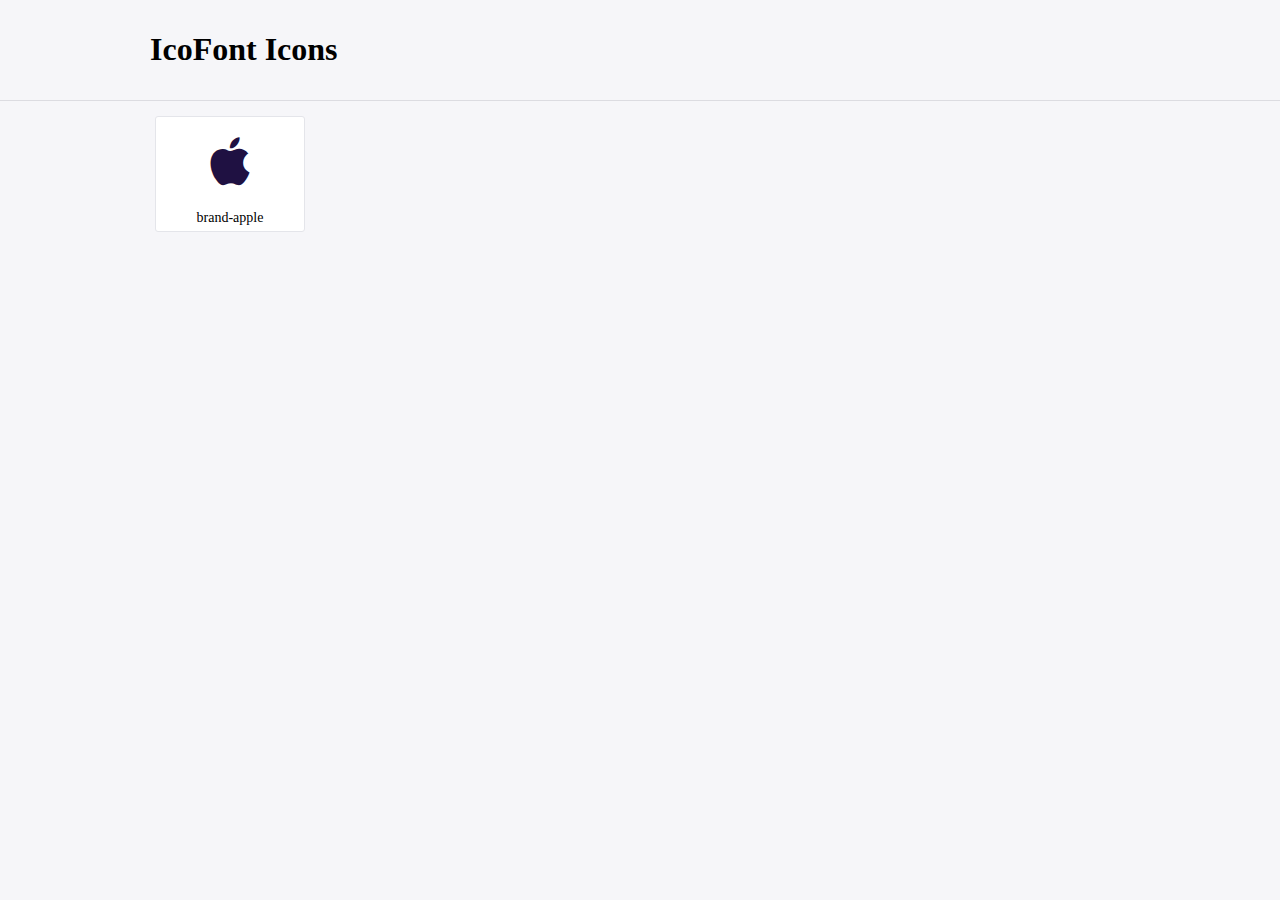
<file: icofont/demo.html>
<!DOCTYPE html>
	<html>
	<head>
		<meta charset="utf-8">
		<title>Examples | IcoFont</title>
		<link rel="stylesheet" type="text/css" href="./icofont.min.css">
		<style type="text/css">
			body {
				margin: 0;
				padding: 0;
				background: #F6F6F9;
			}
			.header {
				border-bottom: 1px solid #DCDCE1;
				padding: 10px 0;
				margin-bottom: 10px;
			}
			.container {
				width: 980px;
				margin: 0 auto;
			}
			.ico-title {
				font-size: 2em;
			}
			.iconlist {
				margin: 0;
				padding: 0;
				list-style: none;
				text-align: center;
				width: 100%;
				display: flex;
				flex-wrap: wrap;
				flex-direction: row;
			}
			.iconlist li {
				position: relative;
				margin: 5px;
				width: 150px;
				cursor: pointer;
			}
			.iconlist li .icon-holder {
				position: relative;
				text-align: center;
				border-radius: 3px;
				overflow: hidden;
				padding-bottom: 5px;
				background: #ffffff;
				border: 1px solid #E4E5EA;
				transition: all 0.2s linear 0s;
			}
			.iconlist li .icon-holder:hover {
				background: #00C3DA;
				color: #ffffff;
			}
			.iconlist li .icon-holder:hover .icon i {
				color: #ffffff;
			}
			.iconlist li .icon-holder .icon {
				padding: 20px;
				text-align: center;
			}
			.iconlist li .icon-holder .icon i {
				font-size: 3em;
				color: #1F1142;
			}
			.iconlist li .icon-holder span {
				font-size: 14px;
				display: block;
				margin-top: 5px;
				border-radius: 3px;
			}
		</style>
	</head>
	<body>
	<div class="header">
		<div class="container">
			<h1 class="ico-title"> IcoFont Icons </h1>
		</div>
	</div>
	<div class="container">
		<ul class="iconlist">
		
		<li>
			<div class="icon-holder">
				<div class="icon"> 
					<i class="icofont-brand-apple"></i>
				</div> 
				<span> brand-apple </span>
			</div>
		</li>
		
		</ul>
	</div>	
	</body>
	</html>
</file>
<file: css/style.css>
html, body, div, span, applet, object, iframe, h1, h2, h3, h4, h5, h6, p, blockquote, pre, a, abbr, acronym, address, big, cite, code, del, em, img, ins, kbd, q, s, samp, small, strike, strong, sub, sup, tt, var, b, u, i, center, dl, dt, dd, ol, ul, li, fieldset, form, label, legend, table, caption, tbody, tfoot, thead, tr, th, td, article, aside, canvas, details, embed, figure, figcaption, footer, header, menu, nav, output, section, summary, time, mark, audio, video {
    margin: 0;
    padding: 0;
    border: 0;
    font-size: 100%;
    font: inherit;
  }

html {
    scroll-behavior: smooth;
}

:root {
    --main-text-color: #1C2745;
    --main-accent-color: #A946F3;
  }

* {
    box-sizing: border-box;
}

body {
    font-family: Poppins, Helvetica, Arial, sans-serif;
    color: var(--main-text-color);
    font-size: 12px;
}

h1 {
    font-weight: 600;
    font-size: 4em;
    line-height: 1.4em;
    margin-bottom: 56px;
}

.highlight {
    color: var(--main-accent-color);
    overflow: hidden; /* Ensures the content is not revealed until the animation */
    border-right: .12em solid #A946F3; /* The typwriter cursor */
    white-space: nowrap; /* Keeps the content on a single line */
    margin: 0 auto; /* Gives that scrolling effect as the typing happens */
    letter-spacing: 0.01em; /* Adjust as needed */
    animation: 
      typing 3.5s steps(40, end),
      blink-caret .75s step-end infinite;
}

  
  /* The typewriter cursor effect */
  @keyframes blink-caret {
    from, to { border-color: transparent }
    50% { border-color: #A946F3; }
}

.highlight::before {
    content: "Deeper";
    animation: animate infinite 8s;
    padding-left: 10px;
}

.italic {
    font-style: italic;
}

@keyframes animate {

    3% { content: "D"; } 6% { content: "De"; } 9% { content: "Dee"; } 12% { content: "Deep" } 15% { content: "Deepe" } 18% { content: "Deeper" }
    28% { content: "Deeper"; } 29% { content: "Deepe"; } 30% { content: "Deep"; } 31% { content: "De" } 32% { content: "" }

    36% { content: "M"; } 38% { content: "Me"; } 40% { content: "Mea"; } 42% { content: "Mean" } 44% { content: "Meani" } 46% { content: "Meanin" } 48% { content: "Meaning" } 50% { content: "Meaningf" } 52% { content: "Meaningfu" } 54% { content: "Meaningful" }
    64% { content: "Meaningful"; } 65% { content: "Meaningfu"; } 66% { content: "Meaning" } 67% { content: "Meanin" } 68% { content: "Mea" } 69% { content: "M" } 70% { content: "" }

    74% { content: "R"; } 77% { content: "Re"; } 80% { content: "Rea"; } 83% { content: "Real" }
    96% { content: "Real"; } 97% { content: "Rea"; } 98% { content: "Re"; } 99% { content: "R" } 100% { content: "" }

}


h2 {
    font-weight: 600;
    font-size: 3em;
    line-height: 1.4em;
    text-align: center;
    margin-bottom: 80px;
}

h3 {
    font-weight: 600;
    font-size: 2em;
    line-height: 1.4em;
    margin-bottom: 48px;
}

p {
    font-size: 1.5em
}

a,
a:hover {
    text-decoration: none;
}

.main-container {
    margin: 0 auto;
    overflow-x: hidden;
}

#header_text{
    padding-top: 100px;
}

#coming_soon{
    font-weight: normal;
}

.main-content {
    margin: 0 auto;
    max-width: 1200px;
    padding: 0 40px;
    padding-top: 100px;
}

#header {
    display: flex;
   /* grid-template-columns: minmax(200px, 440px) 1fr;*/
   justify-content: space-between;
    grid-column-gap: 40px;
    margin-bottom: 120px;
}

#header h1 {
    max-width: 440px;
}

.header-img {
    max-width: 600px;
}

#logo {
    max-width: 180px;
    margin-bottom: 40px;
}

/* nav */
#menu {
    box-shadow:
  0 0.4px 5.4px rgba(0, 0, 0, 0.014),
  0 1px 15px rgba(0, 0, 0, 0.02),
  0 2.4px 36.2px rgba(0, 0, 0, 0.026),
  0 8px 120px rgba(0, 0, 0, 0.04)
;
    background-color: #ffffff;
    padding: 24px 72px;
    margin-bottom: 88px;
}

.navbar-brand img {
    height: 100%;
}


.navbar-collapse .nav-link {
    padding-bottom: 16px;
}

.navbar-light .navbar-nav .nav-link,.navbar-light .navbar-nav .nav-link:hover  {
    color: var(--main-text-color);
    margin-right: 24px;
    font-size: 16px;
    padding-top: 4px;
}


.nav-link {
    padding: 0;
    margin-top: 8px;
}

li {
    list-style-type: none;
}



/* app button */
.app-link, 
.app-link1 {
    display: block;
    margin: 0 auto;
    text-decoration: none;
}


.download div, 
.mission-download div {
    padding: 8px;
    padding-right: 16px;
    padding-left: 16px;
}

.app-link:hover,
.app-link1:hover {
    text-decoration: none;
}

.mission-download {
    display: flex;
    
}

.app-store,
.app-store1 {
    box-sizing: border-box;
    background-color: white;
    color: #2D2B36;
    border: solid 2px transparent;
    border-radius: 50px;
    /* width: 200px; */
    padding: inherit;
    position: relative;
    transition: 0.3s;
}

.app-store1 {
    /* width: 235px;*/
    width: fit-content;
}


.app-store::before,
.app-store1::before {
    content: '';
    position: absolute;
    top: 0;
    right: 0;
    bottom: 0;
    left: 0;
    z-index: -1;
    margin: -5px;
    border-radius: inherit;
    background-image: linear-gradient(76deg, #ff129b, #ff6493, #8727ff, #d427ff);
    background-size: 800% 800%;
    -webkit-animation: gradient 16s ease infinite;
    animation: gradient 16s ease infinite alternate;
}

.app-store:hover, 
.app-store1 {
    background-color: transparent;
    color: white;
}

.app-store-content::before,
.app-store-content1::before {
    font-family: "Icofont";
    margin-right: 10px;
    margin-top: -2px;
    content: "\e8a7";
}

.app-store-content{
    font-size: 1rem;
    margin: 0px;
}

.app-store-content1 {
    font-size: 1.2rem;
    margin: 0px;
}

.apple-store {
    font-size: 1.2em
}

/* how it works */
#how {
    padding-top: 156px;
    margin-top: -100px;
    margin-bottom: 64px;
    text-align: center;
}

.step-left,
.step-right {
    display: inline-grid;
    margin: auto;
    margin-bottom: 144px;
    grid-template-columns: 500px 1fr;
    grid-column-gap: 80px;
    text-align: left;
}
.step-right {
    grid-template-columns: 1fr 500px;
}
#step1 {
    max-width: 280px;
}

#step2 {
    max-width: 460px;
}

#step3 {
    max-width: 400px;
}

#step4 {
    max-width: 350px;
}

.stepname {
    margin-top: 40px;
    display: grid;
    grid-template-columns: max-content 1fr;
    font-size: 2em;
    font-weight: 600;
}

.stepnumber {
    color: #ffffff;
    background-color: var(--main-accent-color);
    width: 56px;
    height: 56px;
    border-radius: 100%;
    text-align: center;
    padding-top: 10px;
    margin-right: 40px;
}

.steptext {
    margin-top: 5px;
}

.stepdescription {
    font-size: 1.5em;
    font-weight: 400;
    margin-top: 16px;
    margin-left: 96px;
}

/* testimonial */
#testimonials {
    padding-top: 156px;
    padding-bottom: 80px;
    margin-top: -100px;
    background-color: #F0F2FF;
}

#testimonial-grid {
    max-width: 1200px;
    margin: auto;
    display: flex;
    flex-flow: row wrap;
    justify-content: space-around;
    text-align: center;
    grid-row-gap: 64px;
    
}

.testimonial-cell {
    max-width: 350px;
}

.testimonial-cell img {
    max-width: 150px;
}

.testimonial-name {
    font-weight: 500;
    margin: 24px 0;
}

/* mail */
#mail, #mission {
    margin: auto;
    padding: 120px 0;
    width: 100%;
    background: rgb(240,242,255);
    background: linear-gradient(0deg, rgba(240,242,255,0) 0%, rgba(240,242,255,1) 100%);
    text-align: center;
}

#sub-grid {
    display: flex;
    justify-content: center;
    align-items: center;
    grid-column-gap: 32px;
}

.mc-field-group input {
    width: 300px;
    height: 50px;
    border-radius: 100px;
    border: solid 1px #EBEFF4;
    padding-left: 16px;
    color: #626E81;
    box-shadow:
  0 0.5px 1.9px rgba(62, 74, 100, 0.028),
  0 1.8px 6.5px rgba(62, 74, 100, 0.042),
  0 8px 29px rgba(62, 74, 100, 0.07)
;

}

#mc-embedded-subscribe {
    font-size: 1.125em;
    width: 160px;
    height: 50px;
    -webkit-appearance: none;
    background-image: linear-gradient(76deg, #ff129b, #ff6493, #8727ff, #d427ff);
    background-size: 800% 800%;
    -webkit-animation: gradient 16s ease infinite;
    animation: gradient 16s ease infinite alternate;
    background-color: none;
    color: #ffffff;
    border: none;
    border-radius: 100px;
}

/* mission page */
#mission-header {
    text-align: center;
    max-width: 800px;
    margin: auto;

}

#mission-header p {
    margin-bottom: 40px;
    padding: 0 56px;
}

/* contact page */

form {
    text-align: center;
    margin: auto;
    margin-bottom: 80px;
}
form input {
    margin-bottom: 32px;
    border: solid 1px #e6e6e6;
    padding: 4px;
    border-radius: 4px;
    font-family: Poppins;
    font-size: 1rem;
    margin-top: 8px;
}

input {
    z-index: 1;
}

form textarea {
    width: 300px;
    padding: 10px 15px;
    border: solid 1px #e6e6e6;
    border-radius: 4px;
    font-family: Poppins;
    font-size: 0.9em;
    margin-top: 8px;
}

.submit-button {
    margin-top: 16px;
    width: 120px;
    border: none;
    color: #fff;
    border-radius: 80px;
    padding: 8px 0;
    background-image: linear-gradient(76deg, #ff129b, #ff6493, #8727ff, #d427ff);
    background-size: 800% 800%;
    -webkit-animation: gradient 16s ease infinite;
    animation: gradient 16s ease infinite alternate;
    cursor: pointer;

}

/* legal */

#privacy-policy,
#terms-conditions {
    padding: 0px 12vw;
    text-align: center;
    line-height: 2.4em;
    margin-bottom: 100px;
}
#privacy-policy h2, 
#terms-conditions h2 {
    font-size: 1.8em;
    margin-top: 25px;
    margin-bottom: 20px;
    text-align: left;
}
#privacy-policy h3,
#terms-conditions h3 {
    font-size: 1.4em;
    font-weight: 500;
    margin-bottom: 15px;
    text-align: left;
}
#privacy-policy h4,
#terms-conditions h4 {
    font-size: 1.2em;
    font-weight: 500;
    margin-bottom: 15px;
    text-align: left;
}
#privacy-policy p,
#terms-conditions p {
    font-size: 1em;
    margin-bottom: 15px;
    text-align: left;
}
#privacy-policy ul li, 
#terms-conditions ul li {
    margin-top: 10px;
    text-align: left;

    list-style-type: circle;
}
#privacy-policy ul,
#terms-conditions ul {
    margin-bottom: 15px;
    margin-left: 35px;
    text-align: left;
}
#privacy-policy a,
#terms-conditions a {
    color: var(--main-accent-color);
    text-align: left;
}


/* footer */
#footer-links {
    width: 70%;
    margin: auto;
    display: flex;
    justify-content: space-between;
    margin-bottom: 32px;
    font-size: 14px;
}

.fab {
    font-size: 18px;
    padding-right: 12px;
    color: var(--main-accent-color);
}

#copyright {
    text-align: center;
    color: #bbbbbb;
    font-size: 10px;
    padding-bottom: 24px;
}

#privacy,
#terms,
#contact {
    display: inline-block;
    text-align: center;
    float: none;
    margin-right: 10px;
    color: var(--main-accent-color);
}
#terms {
    padding-right: 24px;
}

/* blob code */
.blob-container {
    position: relative;
    margin: 0px;
    padding: 0px;
    z-index: -100;
}

.blobs {
    position: absolute;
    height: 100vh;
    width: 100%;
}

#blob1,
#blob2,
#blob3 {
    position: absolute;
    z-index: -1;
    opacity: 0.08;
}
#blob1 {
    width: 450px;
    top: 250px;
    left: 550px;
    animation: blobMove1 100s ease-in-out infinite;
}
#blob2 {
    width: 600px;
    top: -180px;
    right: -190px;
    animation: blobMove2 115s ease-in-out infinite;
}
#blob3 {
    width: 475px;
    top: 25px;
    left: -80px;
    animation: blobMove3 125s ease-in-out infinite;
}
/* animations */

@keyframes blobMove1 {
    0% {
        transform: scale(1) translate(10px, -20px);
    }
    38% {
        transform: scale(0.8, 1) translate(10vw, 7vh) rotate(160deg);
    }
    40% {
        transform: scale(0.8, 1) translate(10vw, 7vh) rotate(160deg);
    }
    88% {
        transform: scale(1.2) translate(10vw, 2vh) rotate(-50deg);
    }
    90% {
        transform: scale(1.2) translate(10vw, 2vh) rotate(-50deg);
    }
    100% {
        transform: scale(1) translate(10px, -20px);
    }
}
@keyframes blobMove2 {
    0% {
        transform: scale(1) translate(10px, -20px);
    }
    38% {
        transform: scale(1.2, 1) translate(-10vw, 20vh) rotate(120deg);
    }
    40% {
        transform: scale(1.2, 1) translate(-10vw, 20vh) rotate(120deg);
    }
    78% {
        transform: scale(0.8) translate(0vw, 20vh) rotate(-20deg);
    }
    80% {
        transform: scale(0.8) translate(0vw, 20vh) rotate(-20deg);
    }
    100% {
        transform: scale(1) translate(10px, -20px);
    }
}
@keyframes blobMove3 {
    0% {
        transform: scale(1) translate(10px, -20px);
    }
    48% {
        transform: scale(0.9, 1) translate(16vw, 10vh) rotate(90deg);
    }
    50% {
        transform: scale(0.9, 1) translate(16vw, 10vh) rotate(90deg);
    }
    88% {
        transform: scale(1.3) translate(0vw, 10vh) rotate(-40deg);
    }
    90% {
        transform: scale(1.3) translate(0vw, 10vh) rotate(-40deg);
    }
    100% {
        transform: scale(1) translate(10px, -20px);
    }
}
/* gradient */

@-webkit-keyframes gradient {
    0% {
        background-position: 0% 50%
    }
    50% {
        background-position: 100% 50%
    }
    100% {
        background-position: 0% 50%
    }
}
@keyframes gradient {
    0% {
        background-position: 0% 50%
    }
    50% {
        background-position: 100% 50%
    }
    100% {
        background-position: 0% 50%
    }
}

@media only screen and (max-width: 900px) {
.blob-container {
        display: none;
}
body {
      font-size: 12px;
      text-align: center;
}
    .main-content {
        padding: 0 24px;
    }

    .navbar-light .navbar-nav .nav-link,.navbar-light .navbar-nav .nav-link:hover  {
        margin: 12px 0;
    }

    .nav-item:first-of-type {
        margin-top: 24px;
    }

    #header {
        display: grid;
        grid-template-columns: 1fr;
        justify-items: center;
        
    }
    h1 {
        text-align: center;
        margin: auto;
         margin-bottom: 56px;
         font-size: 2.7em;
    }

    #header{
        max-width: 100%;
    }
    #header img {
        max-width: 60vw;
    }

    .header-img-section {
        margin-bottom: 64px;
        order: -1;
    }

    .app-store1 {
        margin: auto;
    }
    

    .app-link{
        max-width: 220px;
        margin: auto;
    }

    .highlight {
        position: relative;
    }

    .step-left,
    .step-right {
    grid-template-columns: 1fr;
    max-width: 600px;
    }

#step1, #step2, #step3, #step4 {
    order: -1;
    margin: auto;
    margin-top: 80px;
    max-width: 280px;
}

#step1 {
    max-width: 220px;
}

.stepnumber {
    width: 48px;
    height: 48px;
    padding-top: 6px;
    margin-right: 20px;
}

.stepdescription {
    margin-left: 70px;
}

#testimonials {
    padding: 0 24px;
    padding-top: 64px;
    padding-bottom: 100px;
}

.testimonial-cell {
    margin-bottom: 64px;
}

#mail {
    padding: 32px 24px;
}

#sub-grid {
    grid-column-gap: 16px;
    grid-row-gap: 0px;
    flex-wrap: wrap;
    
}

#mc-embedded-subscribe {
    font-size: 16px;
}

#footer-links {
    width: 100%;
    display: flex;
    justify-content: center;
    margin-bottom: 32px;
}

#mission-header {
    padding-bottom: 80px;
}

#mission-header p {
    padding: 0 8px;
}

.mission-download {
    padding-bottom: 80px;
}


  }
</file>
